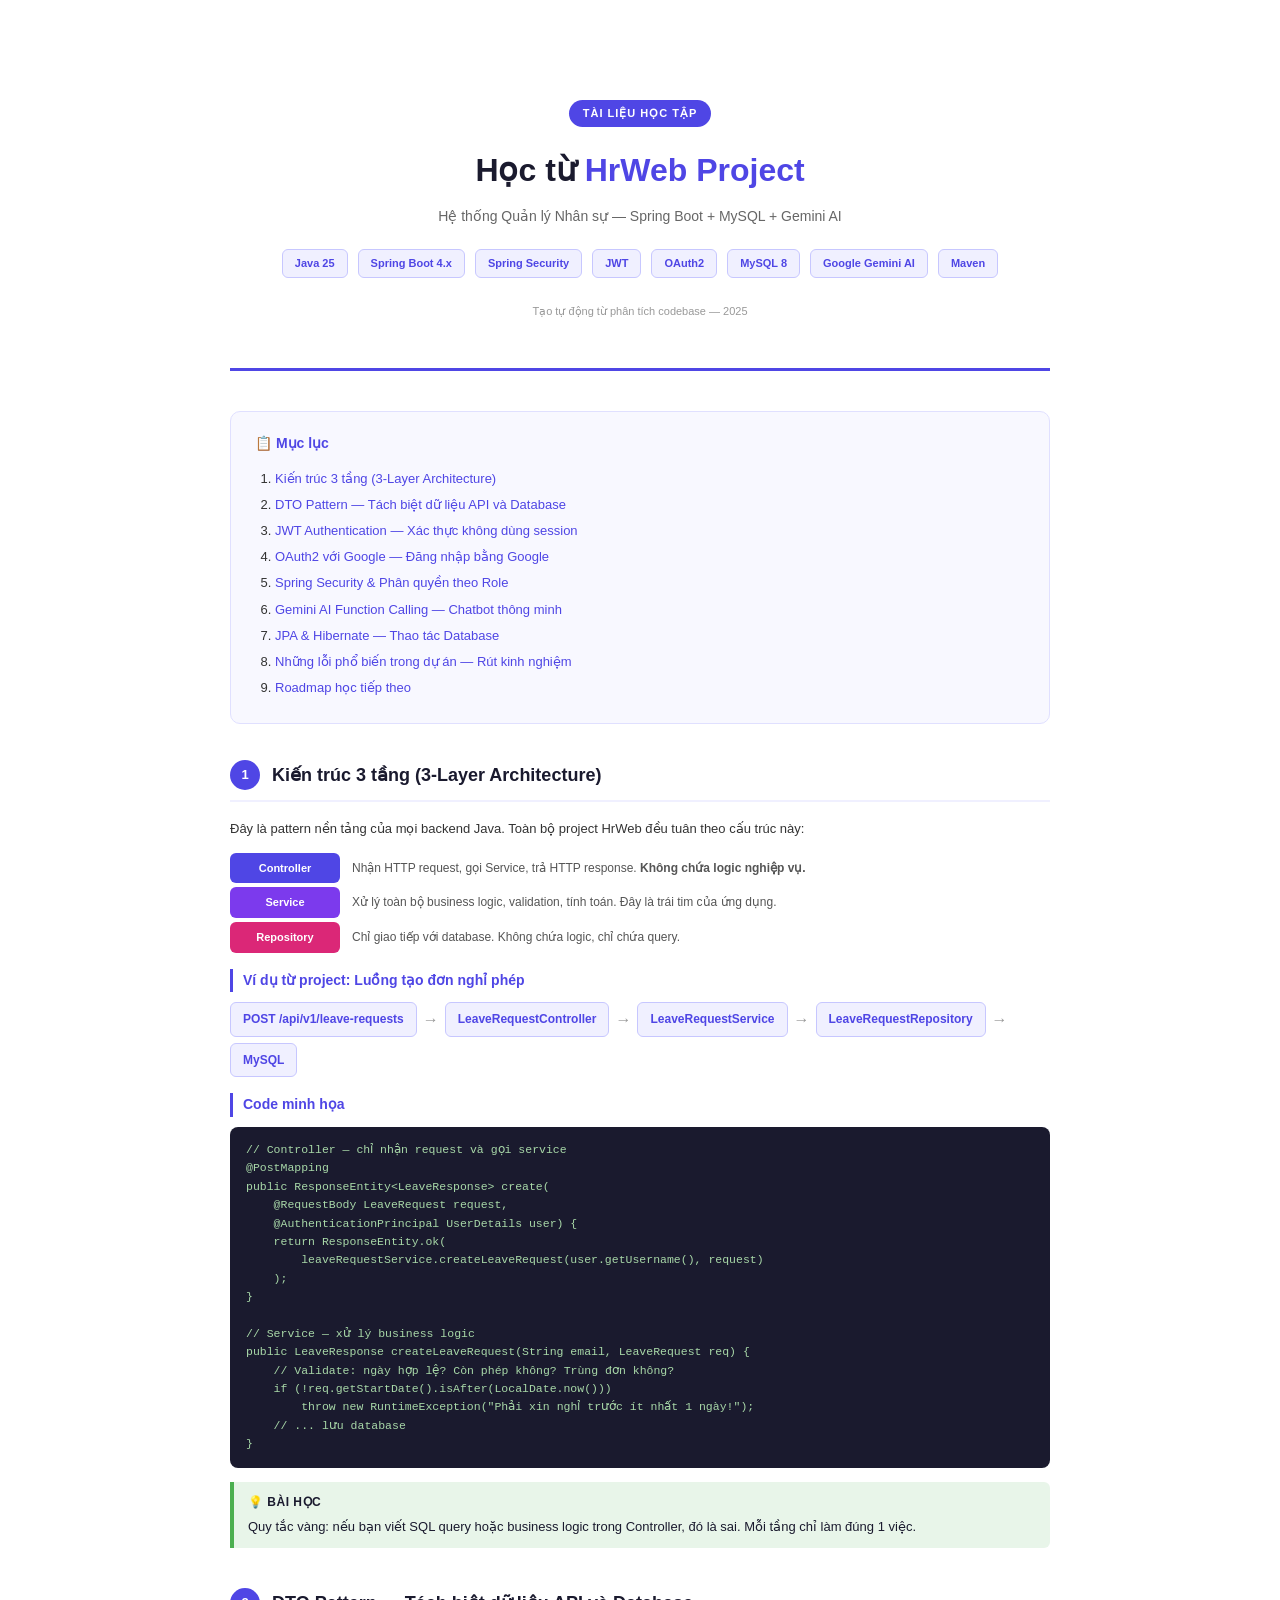
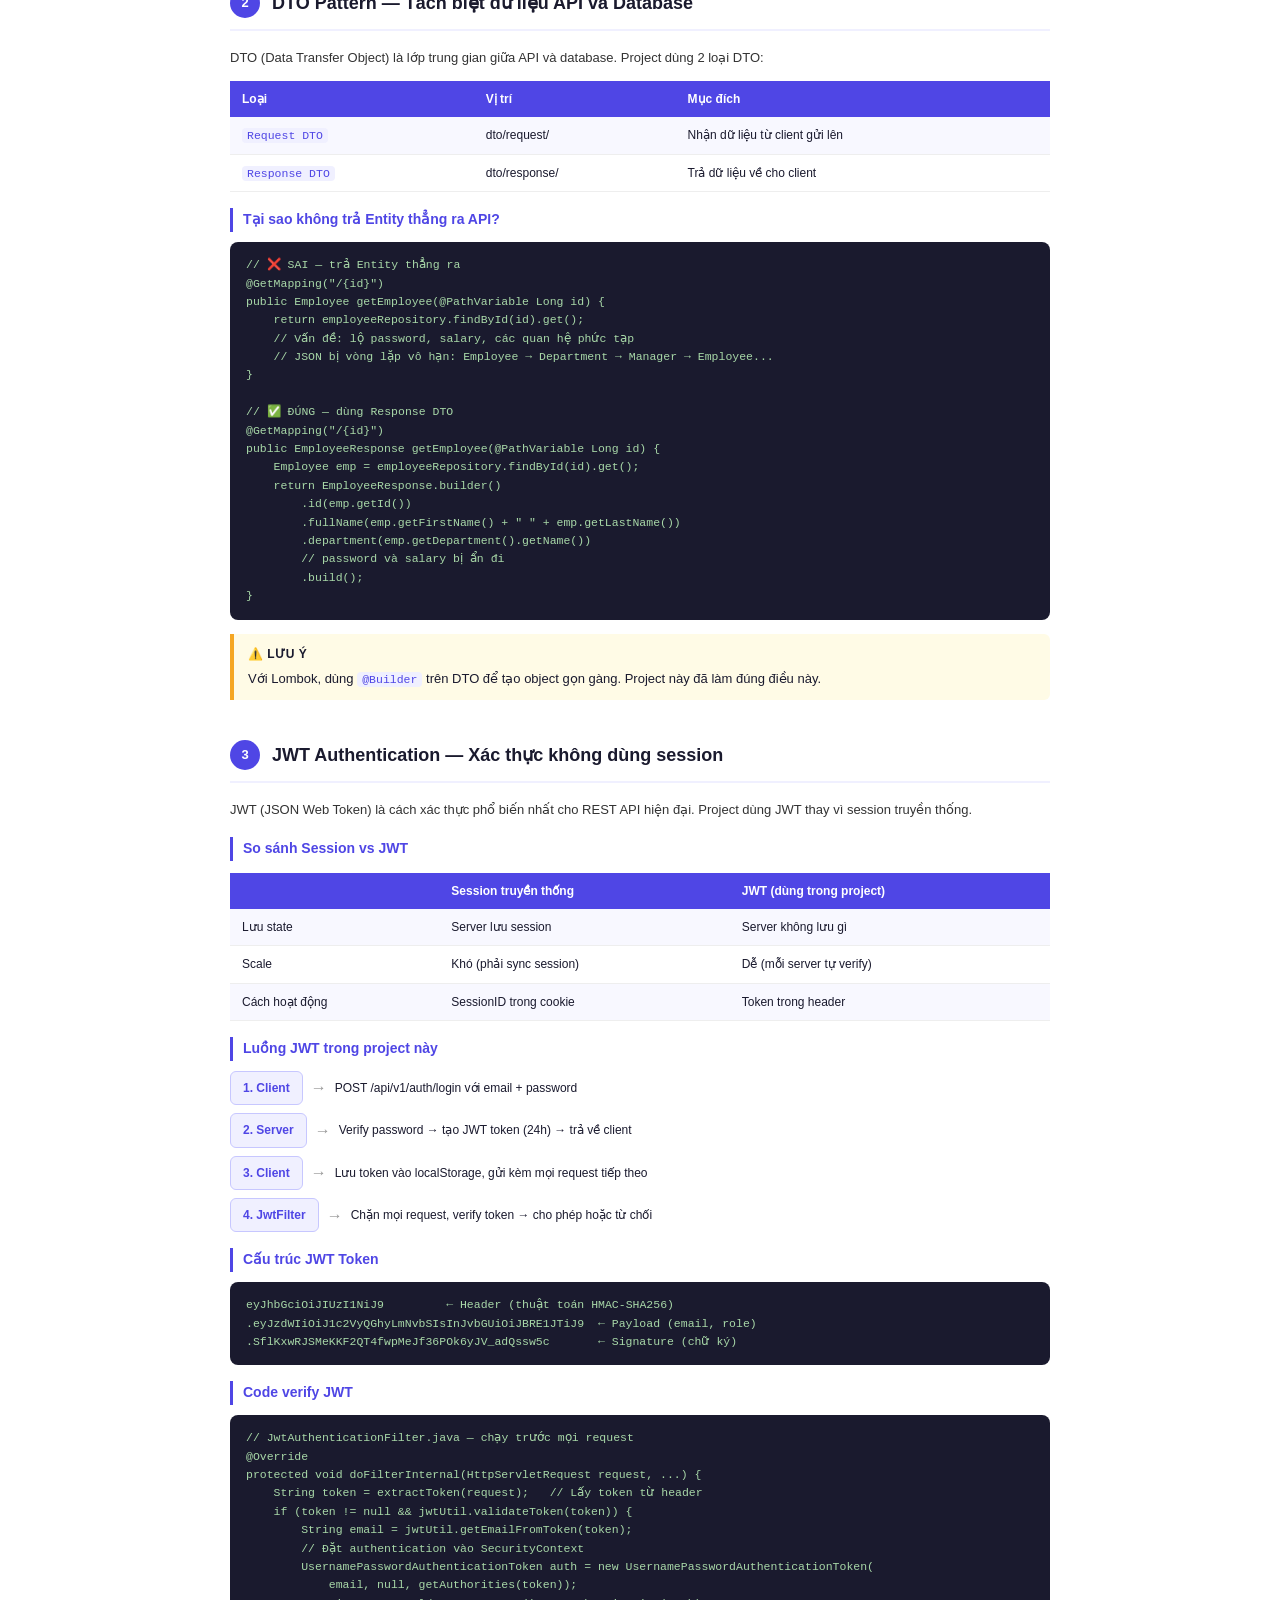
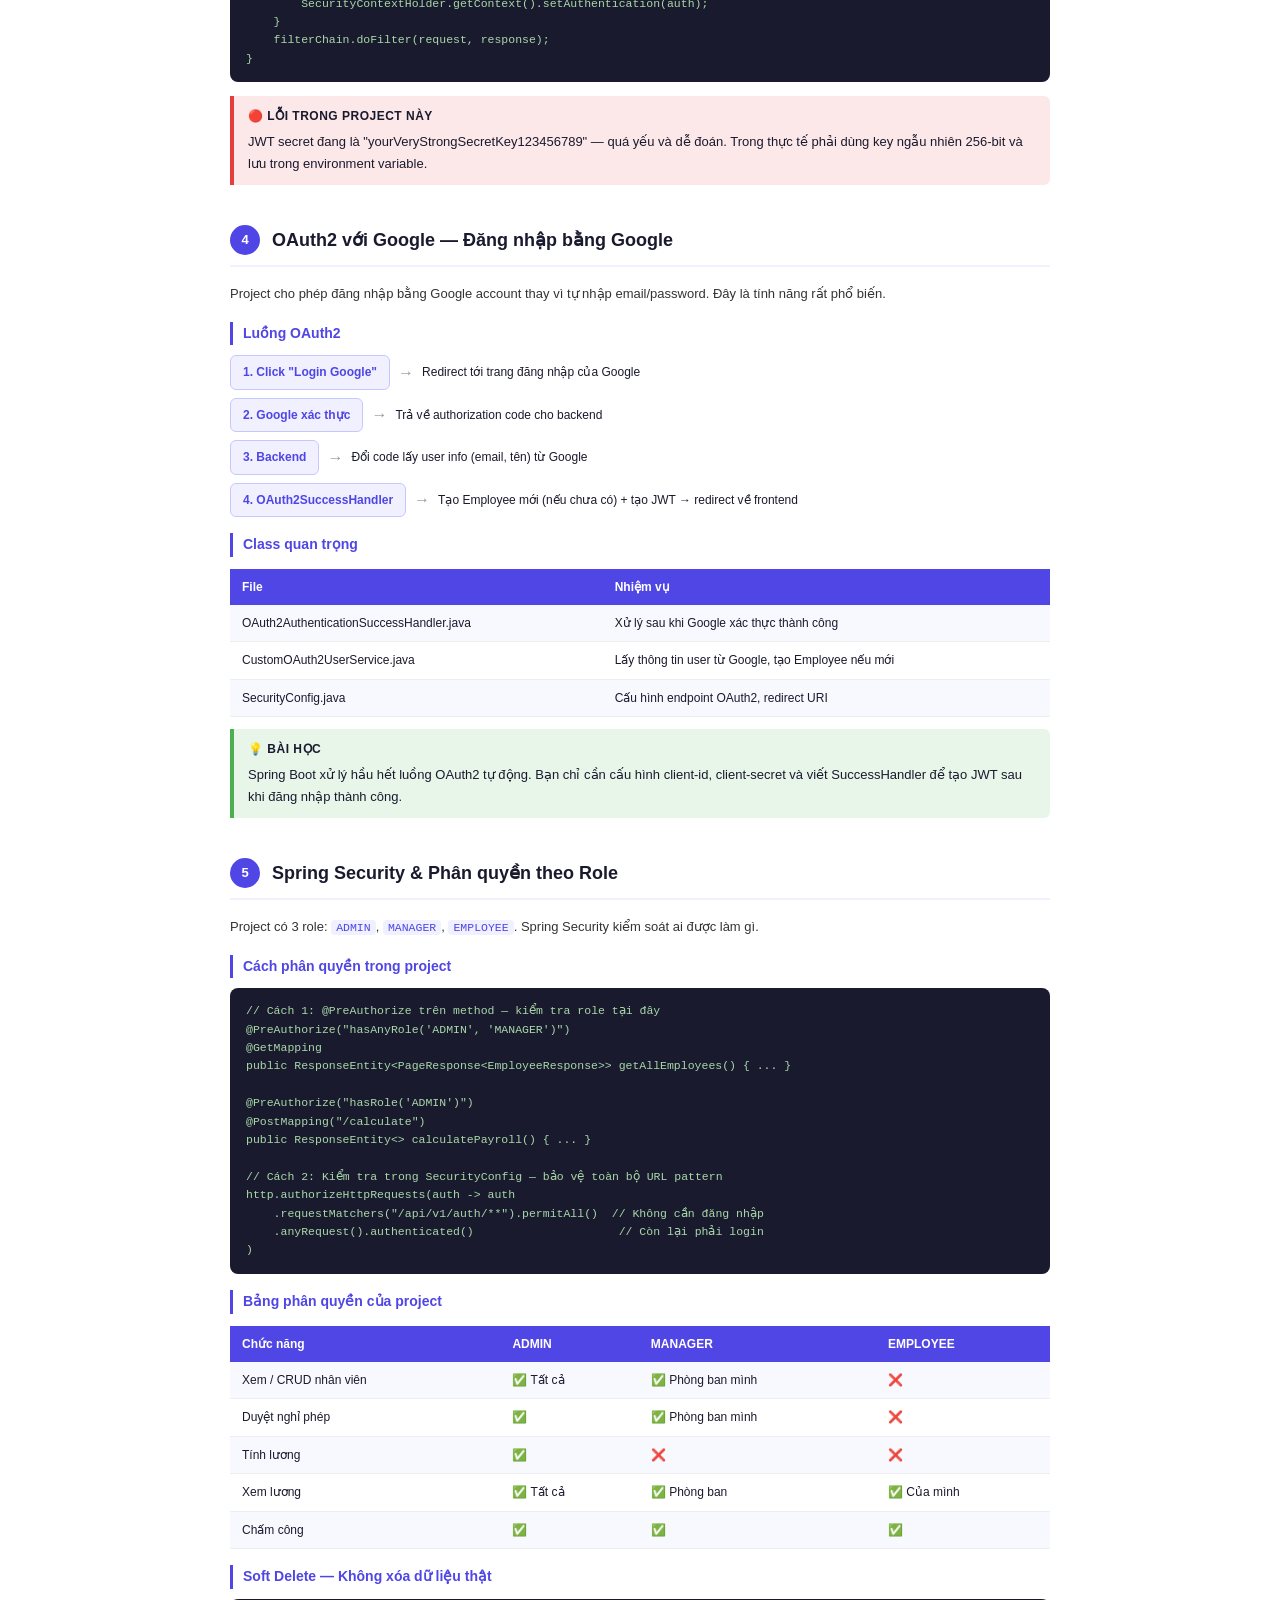
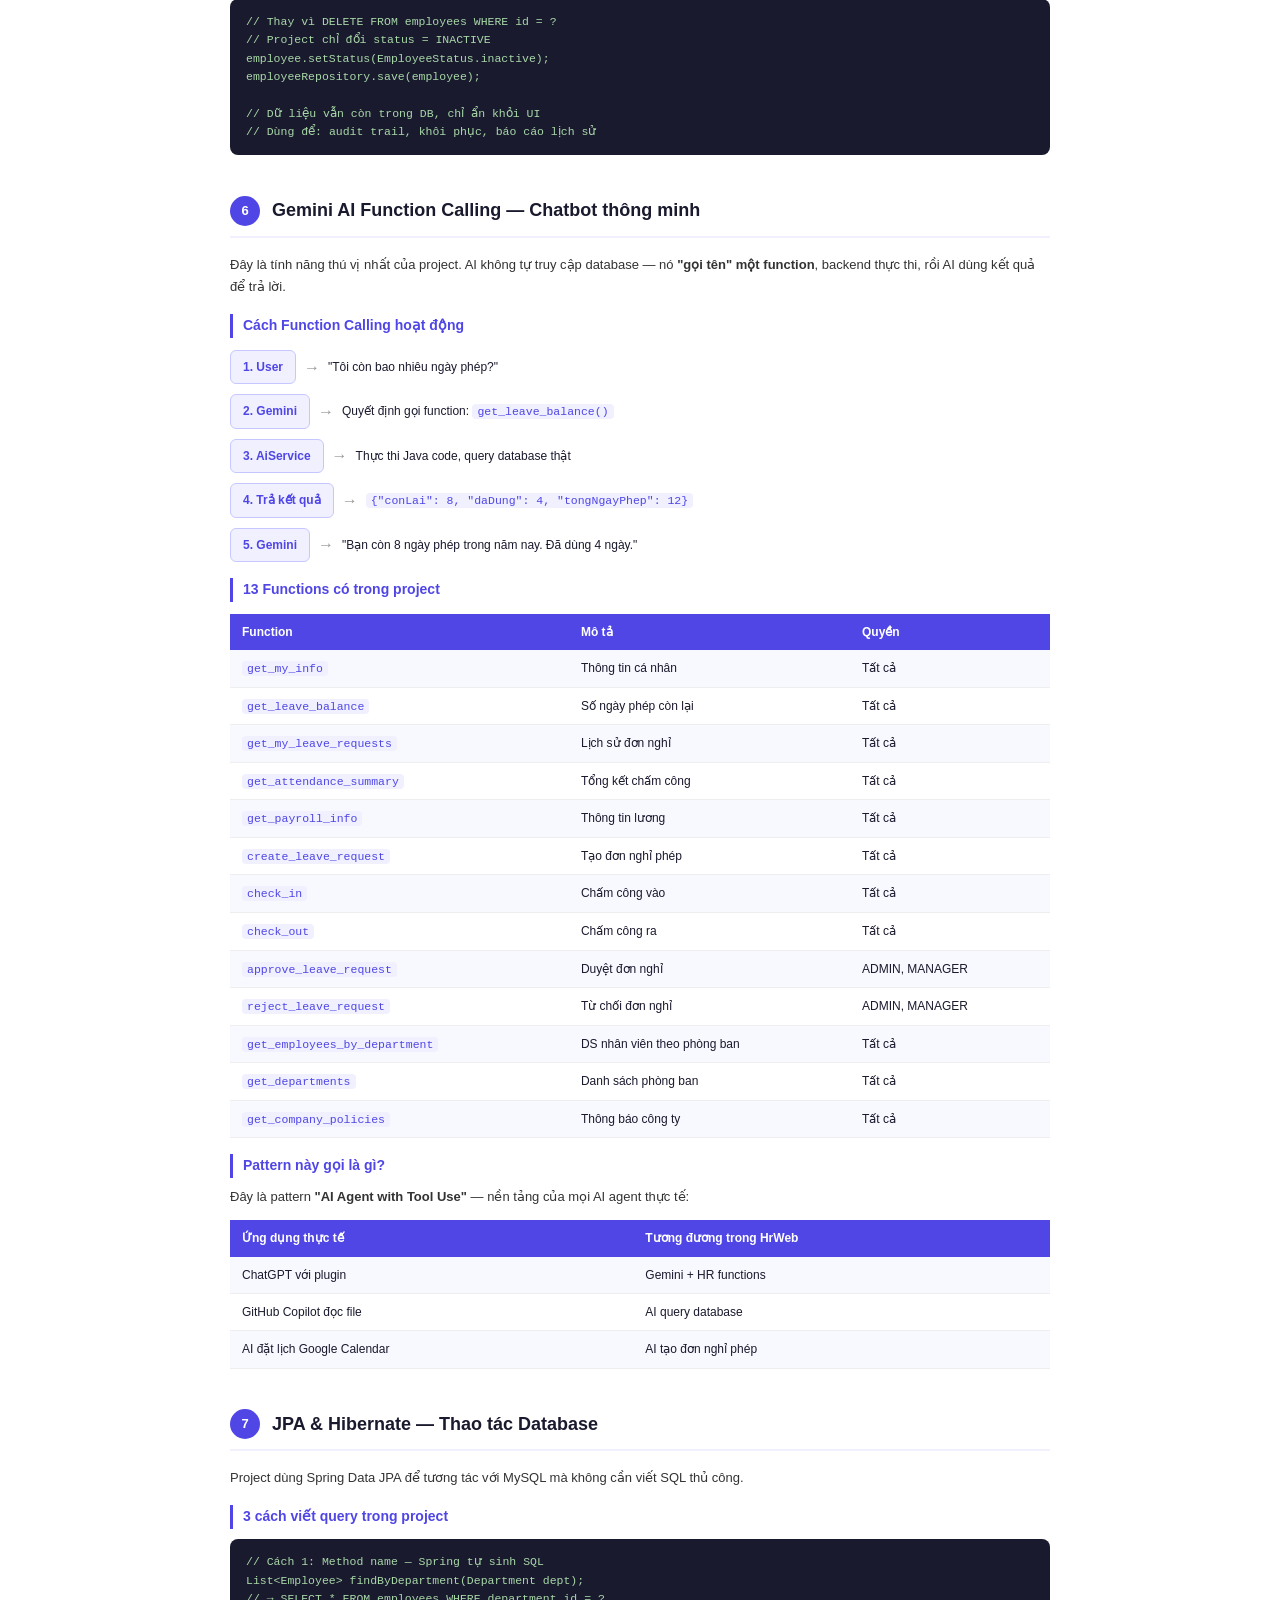
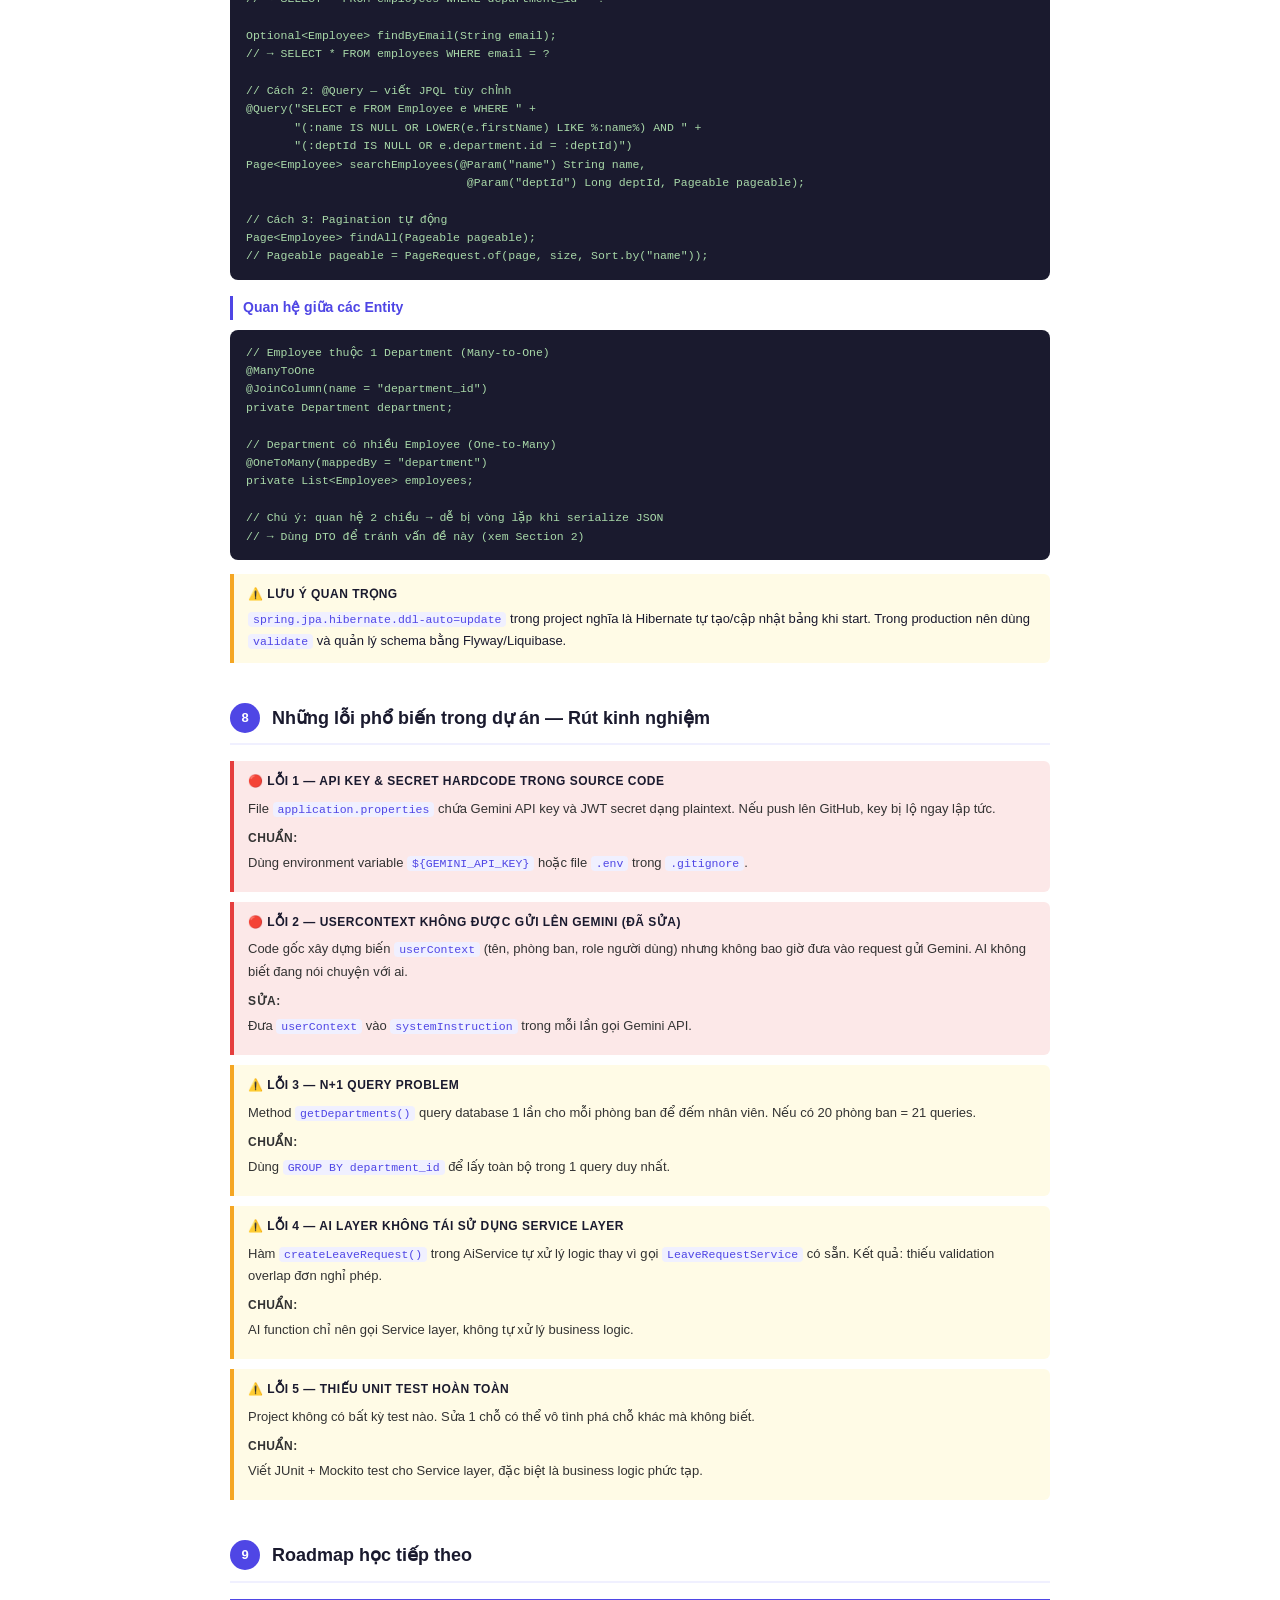
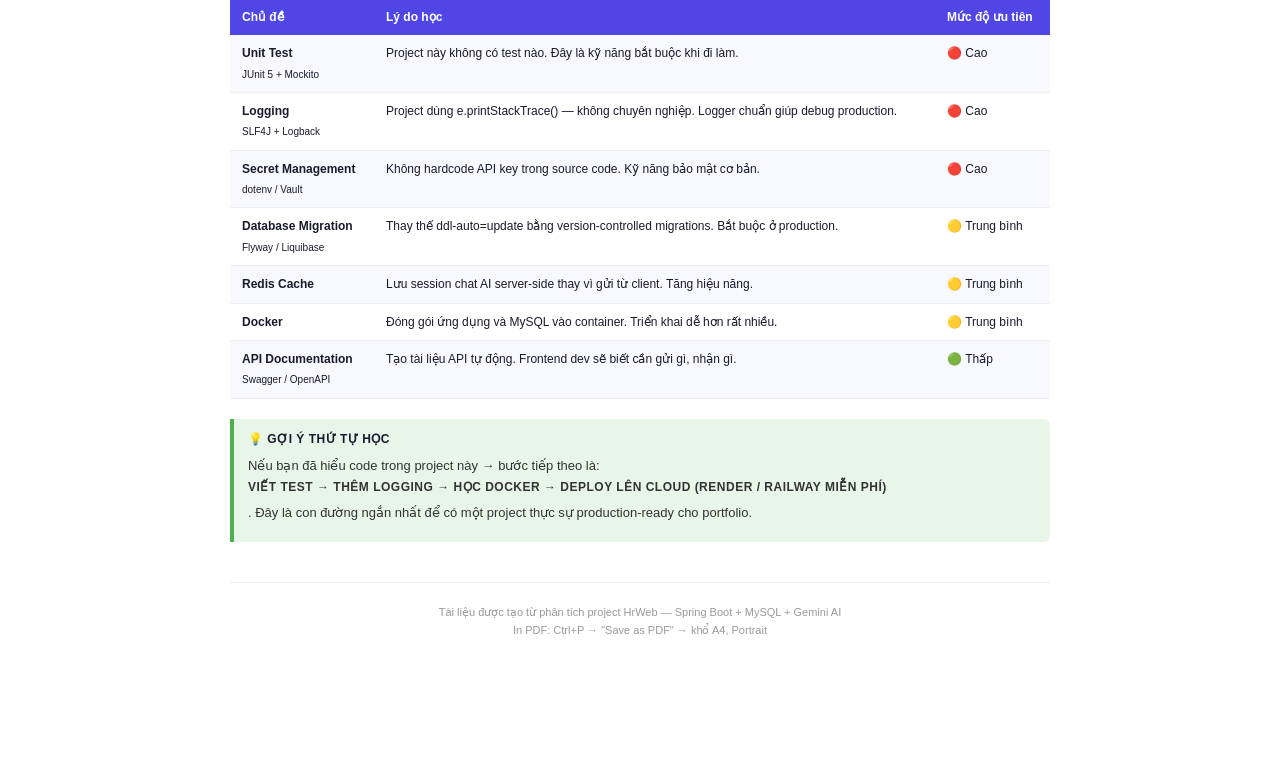
<file: HrWeb-LearningGuide.html>
<!DOCTYPE html>
<html lang="vi">
<head>
<meta charset="UTF-8">
<meta name="viewport" content="width=device-width, initial-scale=1.0">
<title>Hướng dẫn học – HrWeb Project</title>
<style>
  * { margin: 0; padding: 0; box-sizing: border-box; }
  body {
    font-family: 'Segoe UI', Arial, sans-serif;
    font-size: 13px;
    line-height: 1.7;
    color: #1a1a2e;
    background: #fff;
    padding: 40px;
    max-width: 900px;
    margin: 0 auto;
  }

  /* Cover */
  .cover {
    text-align: center;
    padding: 60px 0 40px;
    border-bottom: 3px solid #4f46e5;
    margin-bottom: 40px;
  }
  .cover .badge {
    display: inline-block;
    background: #4f46e5;
    color: white;
    padding: 4px 14px;
    border-radius: 20px;
    font-size: 11px;
    font-weight: 600;
    letter-spacing: 1px;
    text-transform: uppercase;
    margin-bottom: 16px;
  }
  .cover h1 {
    font-size: 32px;
    font-weight: 800;
    color: #1a1a2e;
    margin-bottom: 8px;
  }
  .cover h1 span { color: #4f46e5; }
  .cover p {
    color: #666;
    font-size: 14px;
    margin-top: 8px;
  }
  .cover .stack {
    display: flex;
    justify-content: center;
    gap: 10px;
    flex-wrap: wrap;
    margin-top: 20px;
  }
  .cover .stack span {
    background: #f0f0ff;
    border: 1px solid #c7c7ff;
    color: #4f46e5;
    padding: 4px 12px;
    border-radius: 6px;
    font-size: 11px;
    font-weight: 600;
  }

  /* TOC */
  .toc {
    background: #f8f8ff;
    border: 1px solid #e0e0ff;
    border-radius: 10px;
    padding: 20px 24px;
    margin-bottom: 36px;
  }
  .toc h2 { font-size: 14px; color: #4f46e5; margin-bottom: 12px; }
  .toc ol { padding-left: 20px; }
  .toc li { margin: 4px 0; color: #333; }
  .toc li a { color: #4f46e5; text-decoration: none; }

  /* Sections */
  .section {
    margin-bottom: 40px;
    page-break-inside: avoid;
  }
  .section-header {
    display: flex;
    align-items: center;
    gap: 12px;
    margin-bottom: 16px;
    padding-bottom: 10px;
    border-bottom: 2px solid #f0f0ff;
  }
  .section-num {
    background: #4f46e5;
    color: white;
    width: 30px;
    height: 30px;
    border-radius: 50%;
    display: flex;
    align-items: center;
    justify-content: center;
    font-weight: 700;
    font-size: 13px;
    flex-shrink: 0;
  }
  .section-header h2 {
    font-size: 18px;
    color: #1a1a2e;
  }

  /* Subsections */
  h3 {
    font-size: 14px;
    color: #4f46e5;
    margin: 16px 0 8px;
    padding-left: 10px;
    border-left: 3px solid #4f46e5;
  }

  p { margin-bottom: 8px; color: #333; }

  /* Code blocks */
  pre {
    background: #1a1a2e;
    color: #a8d8a8;
    padding: 14px 16px;
    border-radius: 8px;
    overflow-x: auto;
    margin: 10px 0 14px;
    font-family: 'Consolas', 'Courier New', monospace;
    font-size: 11.5px;
    line-height: 1.6;
  }
  code {
    background: #f0f0ff;
    color: #4f46e5;
    padding: 1px 5px;
    border-radius: 4px;
    font-family: 'Consolas', monospace;
    font-size: 11.5px;
  }
  pre code { background: none; color: inherit; padding: 0; }

  /* Tables */
  table {
    width: 100%;
    border-collapse: collapse;
    margin: 12px 0;
    font-size: 12px;
  }
  th {
    background: #4f46e5;
    color: white;
    padding: 8px 12px;
    text-align: left;
    font-weight: 600;
  }
  td {
    padding: 8px 12px;
    border-bottom: 1px solid #eee;
    vertical-align: top;
  }
  tr:nth-child(even) td { background: #f8f8ff; }

  /* Callout boxes */
  .note {
    background: #fffbe6;
    border-left: 4px solid #f5a623;
    padding: 10px 14px;
    border-radius: 0 6px 6px 0;
    margin: 10px 0;
  }
  .tip {
    background: #e8f5e9;
    border-left: 4px solid #4caf50;
    padding: 10px 14px;
    border-radius: 0 6px 6px 0;
    margin: 10px 0;
  }
  .danger {
    background: #fce8e8;
    border-left: 4px solid #e53e3e;
    padding: 10px 14px;
    border-radius: 0 6px 6px 0;
    margin: 10px 0;
  }
  .note strong, .tip strong, .danger strong {
    display: block;
    margin-bottom: 4px;
    font-size: 12px;
    text-transform: uppercase;
    letter-spacing: 0.5px;
  }

  /* Flow diagram */
  .flow {
    display: flex;
    align-items: center;
    gap: 6px;
    flex-wrap: wrap;
    margin: 10px 0;
    font-size: 12px;
  }
  .flow-box {
    background: #f0f0ff;
    border: 1px solid #c7c7ff;
    color: #4f46e5;
    padding: 6px 12px;
    border-radius: 6px;
    font-weight: 600;
    white-space: nowrap;
  }
  .flow-arrow { color: #999; font-size: 16px; }

  /* Layer diagram */
  .layers { margin: 12px 0; }
  .layer {
    display: flex;
    align-items: center;
    margin-bottom: 4px;
    gap: 12px;
  }
  .layer-name {
    width: 110px;
    font-weight: 700;
    font-size: 11px;
    color: white;
    padding: 6px 10px;
    border-radius: 6px;
    text-align: center;
    flex-shrink: 0;
  }
  .layer-desc { font-size: 12px; color: #555; }
  .l1 { background: #4f46e5; }
  .l2 { background: #7c3aed; }
  .l3 { background: #db2777; }

  /* Print */
  @media print {
    body { padding: 20px; font-size: 12px; }
    .cover { page-break-after: always; }
    .section { page-break-inside: avoid; }
    h3 { page-break-after: avoid; }
  }
</style>
</head>
<body>

<!-- COVER -->
<div class="cover">
  <div class="badge">Tài liệu học tập</div>
  <h1>Học từ <span>HrWeb Project</span></h1>
  <p>Hệ thống Quản lý Nhân sự — Spring Boot + MySQL + Gemini AI</p>
  <div class="stack">
    <span>Java 25</span>
    <span>Spring Boot 4.x</span>
    <span>Spring Security</span>
    <span>JWT</span>
    <span>OAuth2</span>
    <span>MySQL 8</span>
    <span>Google Gemini AI</span>
    <span>Maven</span>
  </div>
  <p style="margin-top:24px; color:#999; font-size:11px;">Tạo tự động từ phân tích codebase — 2025</p>
</div>

<!-- TABLE OF CONTENTS -->
<div class="toc">
  <h2>📋 Mục lục</h2>
  <ol>
    <li><a href="#s1">Kiến trúc 3 tầng (3-Layer Architecture)</a></li>
    <li><a href="#s2">DTO Pattern — Tách biệt dữ liệu API và Database</a></li>
    <li><a href="#s3">JWT Authentication — Xác thực không dùng session</a></li>
    <li><a href="#s4">OAuth2 với Google — Đăng nhập bằng Google</a></li>
    <li><a href="#s5">Spring Security &amp; Phân quyền theo Role</a></li>
    <li><a href="#s6">Gemini AI Function Calling — Chatbot thông minh</a></li>
    <li><a href="#s7">JPA &amp; Hibernate — Thao tác Database</a></li>
    <li><a href="#s8">Những lỗi phổ biến trong dự án — Rút kinh nghiệm</a></li>
    <li><a href="#s9">Roadmap học tiếp theo</a></li>
  </ol>
</div>

<!-- SECTION 1 -->
<div class="section" id="s1">
  <div class="section-header">
    <div class="section-num">1</div>
    <h2>Kiến trúc 3 tầng (3-Layer Architecture)</h2>
  </div>

  <p>Đây là pattern nền tảng của mọi backend Java. Toàn bộ project HrWeb đều tuân theo cấu trúc này:</p>

  <div class="layers">
    <div class="layer">
      <div class="layer-name l1">Controller</div>
      <div class="layer-desc">Nhận HTTP request, gọi Service, trả HTTP response. <strong>Không chứa logic nghiệp vụ.</strong></div>
    </div>
    <div class="layer">
      <div class="layer-name l2">Service</div>
      <div class="layer-desc">Xử lý toàn bộ business logic, validation, tính toán. Đây là trái tim của ứng dụng.</div>
    </div>
    <div class="layer">
      <div class="layer-name l3">Repository</div>
      <div class="layer-desc">Chỉ giao tiếp với database. Không chứa logic, chỉ chứa query.</div>
    </div>
  </div>

  <h3>Ví dụ từ project: Luồng tạo đơn nghỉ phép</h3>
  <div class="flow">
    <div class="flow-box">POST /api/v1/leave-requests</div>
    <span class="flow-arrow">→</span>
    <div class="flow-box">LeaveRequestController</div>
    <span class="flow-arrow">→</span>
    <div class="flow-box">LeaveRequestService</div>
    <span class="flow-arrow">→</span>
    <div class="flow-box">LeaveRequestRepository</div>
    <span class="flow-arrow">→</span>
    <div class="flow-box">MySQL</div>
  </div>

  <h3>Code minh họa</h3>
<pre><code>// Controller — chỉ nhận request và gọi service
@PostMapping
public ResponseEntity&lt;LeaveResponse&gt; create(
    @RequestBody LeaveRequest request,
    @AuthenticationPrincipal UserDetails user) {
    return ResponseEntity.ok(
        leaveRequestService.createLeaveRequest(user.getUsername(), request)
    );
}

// Service — xử lý business logic
public LeaveResponse createLeaveRequest(String email, LeaveRequest req) {
    // Validate: ngày hợp lệ? Còn phép không? Trùng đơn không?
    if (!req.getStartDate().isAfter(LocalDate.now()))
        throw new RuntimeException("Phải xin nghỉ trước ít nhất 1 ngày!");
    // ... lưu database
}
</code></pre>

  <div class="tip">
    <strong>💡 Bài học</strong>
    Quy tắc vàng: nếu bạn viết SQL query hoặc business logic trong Controller, đó là sai. Mỗi tầng chỉ làm đúng 1 việc.
  </div>
</div>

<!-- SECTION 2 -->
<div class="section" id="s2">
  <div class="section-header">
    <div class="section-num">2</div>
    <h2>DTO Pattern — Tách biệt dữ liệu API và Database</h2>
  </div>

  <p>DTO (Data Transfer Object) là lớp trung gian giữa API và database. Project dùng 2 loại DTO:</p>

  <table>
    <tr><th>Loại</th><th>Vị trí</th><th>Mục đích</th></tr>
    <tr><td><code>Request DTO</code></td><td>dto/request/</td><td>Nhận dữ liệu từ client gửi lên</td></tr>
    <tr><td><code>Response DTO</code></td><td>dto/response/</td><td>Trả dữ liệu về cho client</td></tr>
  </table>

  <h3>Tại sao không trả Entity thẳng ra API?</h3>
<pre><code>// ❌ SAI — trả Entity thẳng ra
@GetMapping("/{id}")
public Employee getEmployee(@PathVariable Long id) {
    return employeeRepository.findById(id).get();
    // Vấn đề: lộ password, salary, các quan hệ phức tạp
    // JSON bị vòng lặp vô hạn: Employee → Department → Manager → Employee...
}

// ✅ ĐÚNG — dùng Response DTO
@GetMapping("/{id}")
public EmployeeResponse getEmployee(@PathVariable Long id) {
    Employee emp = employeeRepository.findById(id).get();
    return EmployeeResponse.builder()
        .id(emp.getId())
        .fullName(emp.getFirstName() + " " + emp.getLastName())
        .department(emp.getDepartment().getName())
        // password và salary bị ẩn đi
        .build();
}
</code></pre>

  <div class="note">
    <strong>⚠️ Lưu ý</strong>
    Với Lombok, dùng <code>@Builder</code> trên DTO để tạo object gọn gàng. Project này đã làm đúng điều này.
  </div>
</div>

<!-- SECTION 3 -->
<div class="section" id="s3">
  <div class="section-header">
    <div class="section-num">3</div>
    <h2>JWT Authentication — Xác thực không dùng session</h2>
  </div>

  <p>JWT (JSON Web Token) là cách xác thực phổ biến nhất cho REST API hiện đại. Project dùng JWT thay vì session truyền thống.</p>

  <h3>So sánh Session vs JWT</h3>
  <table>
    <tr><th></th><th>Session truyền thống</th><th>JWT (dùng trong project)</th></tr>
    <tr><td>Lưu state</td><td>Server lưu session</td><td>Server không lưu gì</td></tr>
    <tr><td>Scale</td><td>Khó (phải sync session)</td><td>Dễ (mỗi server tự verify)</td></tr>
    <tr><td>Cách hoạt động</td><td>SessionID trong cookie</td><td>Token trong header</td></tr>
  </table>

  <h3>Luồng JWT trong project này</h3>
  <div class="flow" style="flex-direction: column; align-items: flex-start; gap:8px;">
    <div style="display:flex; align-items:center; gap:8px;">
      <div class="flow-box">1. Client</div>
      <span class="flow-arrow">→</span>
      <span style="font-size:12px">POST /api/v1/auth/login với email + password</span>
    </div>
    <div style="display:flex; align-items:center; gap:8px;">
      <div class="flow-box">2. Server</div>
      <span class="flow-arrow">→</span>
      <span style="font-size:12px">Verify password → tạo JWT token (24h) → trả về client</span>
    </div>
    <div style="display:flex; align-items:center; gap:8px;">
      <div class="flow-box">3. Client</div>
      <span class="flow-arrow">→</span>
      <span style="font-size:12px">Lưu token vào localStorage, gửi kèm mọi request tiếp theo</span>
    </div>
    <div style="display:flex; align-items:center; gap:8px;">
      <div class="flow-box">4. JwtFilter</div>
      <span class="flow-arrow">→</span>
      <span style="font-size:12px">Chặn mọi request, verify token → cho phép hoặc từ chối</span>
    </div>
  </div>

  <h3>Cấu trúc JWT Token</h3>
<pre><code>eyJhbGciOiJIUzI1NiJ9         ← Header (thuật toán HMAC-SHA256)
.eyJzdWIiOiJ1c2VyQGhyLmNvbSIsInJvbGUiOiJBRE1JTiJ9  ← Payload (email, role)
.SflKxwRJSMeKKF2QT4fwpMeJf36POk6yJV_adQssw5c       ← Signature (chữ ký)
</code></pre>

  <h3>Code verify JWT</h3>
<pre><code>// JwtAuthenticationFilter.java — chạy trước mọi request
@Override
protected void doFilterInternal(HttpServletRequest request, ...) {
    String token = extractToken(request);   // Lấy token từ header
    if (token != null && jwtUtil.validateToken(token)) {
        String email = jwtUtil.getEmailFromToken(token);
        // Đặt authentication vào SecurityContext
        UsernamePasswordAuthenticationToken auth = new UsernamePasswordAuthenticationToken(
            email, null, getAuthorities(token));
        SecurityContextHolder.getContext().setAuthentication(auth);
    }
    filterChain.doFilter(request, response);
}
</code></pre>

  <div class="danger">
    <strong>🔴 Lỗi trong project này</strong>
    JWT secret đang là "yourVeryStrongSecretKey123456789" — quá yếu và dễ đoán. Trong thực tế phải dùng key ngẫu nhiên 256-bit và lưu trong environment variable.
  </div>
</div>

<!-- SECTION 4 -->
<div class="section" id="s4">
  <div class="section-header">
    <div class="section-num">4</div>
    <h2>OAuth2 với Google — Đăng nhập bằng Google</h2>
  </div>

  <p>Project cho phép đăng nhập bằng Google account thay vì tự nhập email/password. Đây là tính năng rất phổ biến.</p>

  <h3>Luồng OAuth2</h3>
  <div class="flow" style="flex-direction:column; align-items:flex-start; gap:8px;">
    <div style="display:flex; align-items:center; gap:8px;">
      <div class="flow-box">1. Click "Login Google"</div>
      <span class="flow-arrow">→</span>
      <span style="font-size:12px">Redirect tới trang đăng nhập của Google</span>
    </div>
    <div style="display:flex; align-items:center; gap:8px;">
      <div class="flow-box">2. Google xác thực</div>
      <span class="flow-arrow">→</span>
      <span style="font-size:12px">Trả về authorization code cho backend</span>
    </div>
    <div style="display:flex; align-items:center; gap:8px;">
      <div class="flow-box">3. Backend</div>
      <span class="flow-arrow">→</span>
      <span style="font-size:12px">Đổi code lấy user info (email, tên) từ Google</span>
    </div>
    <div style="display:flex; align-items:center; gap:8px;">
      <div class="flow-box">4. OAuth2SuccessHandler</div>
      <span class="flow-arrow">→</span>
      <span style="font-size:12px">Tạo Employee mới (nếu chưa có) + tạo JWT → redirect về frontend</span>
    </div>
  </div>

  <h3>Class quan trọng</h3>
  <table>
    <tr><th>File</th><th>Nhiệm vụ</th></tr>
    <tr><td>OAuth2AuthenticationSuccessHandler.java</td><td>Xử lý sau khi Google xác thực thành công</td></tr>
    <tr><td>CustomOAuth2UserService.java</td><td>Lấy thông tin user từ Google, tạo Employee nếu mới</td></tr>
    <tr><td>SecurityConfig.java</td><td>Cấu hình endpoint OAuth2, redirect URI</td></tr>
  </table>

  <div class="tip">
    <strong>💡 Bài học</strong>
    Spring Boot xử lý hầu hết luồng OAuth2 tự động. Bạn chỉ cần cấu hình client-id, client-secret và viết SuccessHandler để tạo JWT sau khi đăng nhập thành công.
  </div>
</div>

<!-- SECTION 5 -->
<div class="section" id="s5">
  <div class="section-header">
    <div class="section-num">5</div>
    <h2>Spring Security &amp; Phân quyền theo Role</h2>
  </div>

  <p>Project có 3 role: <code>ADMIN</code>, <code>MANAGER</code>, <code>EMPLOYEE</code>. Spring Security kiểm soát ai được làm gì.</p>

  <h3>Cách phân quyền trong project</h3>
<pre><code>// Cách 1: @PreAuthorize trên method — kiểm tra role tại đây
@PreAuthorize("hasAnyRole('ADMIN', 'MANAGER')")
@GetMapping
public ResponseEntity&lt;PageResponse&lt;EmployeeResponse&gt;&gt; getAllEmployees() { ... }

@PreAuthorize("hasRole('ADMIN')")
@PostMapping("/calculate")
public ResponseEntity&lt;&gt; calculatePayroll() { ... }

// Cách 2: Kiểm tra trong SecurityConfig — bảo vệ toàn bộ URL pattern
http.authorizeHttpRequests(auth -> auth
    .requestMatchers("/api/v1/auth/**").permitAll()  // Không cần đăng nhập
    .anyRequest().authenticated()                     // Còn lại phải login
)
</code></pre>

  <h3>Bảng phân quyền của project</h3>
  <table>
    <tr><th>Chức năng</th><th>ADMIN</th><th>MANAGER</th><th>EMPLOYEE</th></tr>
    <tr><td>Xem / CRUD nhân viên</td><td>✅ Tất cả</td><td>✅ Phòng ban mình</td><td>❌</td></tr>
    <tr><td>Duyệt nghỉ phép</td><td>✅</td><td>✅ Phòng ban mình</td><td>❌</td></tr>
    <tr><td>Tính lương</td><td>✅</td><td>❌</td><td>❌</td></tr>
    <tr><td>Xem lương</td><td>✅ Tất cả</td><td>✅ Phòng ban</td><td>✅ Của mình</td></tr>
    <tr><td>Chấm công</td><td>✅</td><td>✅</td><td>✅</td></tr>
  </table>

  <h3>Soft Delete — Không xóa dữ liệu thật</h3>
<pre><code>// Thay vì DELETE FROM employees WHERE id = ?
// Project chỉ đổi status = INACTIVE
employee.setStatus(EmployeeStatus.inactive);
employeeRepository.save(employee);

// Dữ liệu vẫn còn trong DB, chỉ ẩn khỏi UI
// Dùng để: audit trail, khôi phục, báo cáo lịch sử
</code></pre>
</div>

<!-- SECTION 6 -->
<div class="section" id="s6">
  <div class="section-header">
    <div class="section-num">6</div>
    <h2>Gemini AI Function Calling — Chatbot thông minh</h2>
  </div>

  <p>Đây là tính năng thú vị nhất của project. AI không tự truy cập database — nó <strong>"gọi tên" một function</strong>, backend thực thi, rồi AI dùng kết quả để trả lời.</p>

  <h3>Cách Function Calling hoạt động</h3>
  <div class="flow" style="flex-direction:column; align-items:flex-start; gap:10px; margin:12px 0;">
    <div style="display:flex; align-items:center; gap:8px;">
      <div class="flow-box">1. User</div>
      <span class="flow-arrow">→</span>
      <span style="font-size:12px">"Tôi còn bao nhiêu ngày phép?"</span>
    </div>
    <div style="display:flex; align-items:center; gap:8px;">
      <div class="flow-box">2. Gemini</div>
      <span class="flow-arrow">→</span>
      <span style="font-size:12px">Quyết định gọi function: <code>get_leave_balance()</code></span>
    </div>
    <div style="display:flex; align-items:center; gap:8px;">
      <div class="flow-box">3. AiService</div>
      <span class="flow-arrow">→</span>
      <span style="font-size:12px">Thực thi Java code, query database thật</span>
    </div>
    <div style="display:flex; align-items:center; gap:8px;">
      <div class="flow-box">4. Trả kết quả</div>
      <span class="flow-arrow">→</span>
      <span style="font-size:12px"><code>{"conLai": 8, "daDung": 4, "tongNgayPhep": 12}</code></span>
    </div>
    <div style="display:flex; align-items:center; gap:8px;">
      <div class="flow-box">5. Gemini</div>
      <span class="flow-arrow">→</span>
      <span style="font-size:12px">"Bạn còn 8 ngày phép trong năm nay. Đã dùng 4 ngày."</span>
    </div>
  </div>

  <h3>13 Functions có trong project</h3>
  <table>
    <tr><th>Function</th><th>Mô tả</th><th>Quyền</th></tr>
    <tr><td><code>get_my_info</code></td><td>Thông tin cá nhân</td><td>Tất cả</td></tr>
    <tr><td><code>get_leave_balance</code></td><td>Số ngày phép còn lại</td><td>Tất cả</td></tr>
    <tr><td><code>get_my_leave_requests</code></td><td>Lịch sử đơn nghỉ</td><td>Tất cả</td></tr>
    <tr><td><code>get_attendance_summary</code></td><td>Tổng kết chấm công</td><td>Tất cả</td></tr>
    <tr><td><code>get_payroll_info</code></td><td>Thông tin lương</td><td>Tất cả</td></tr>
    <tr><td><code>create_leave_request</code></td><td>Tạo đơn nghỉ phép</td><td>Tất cả</td></tr>
    <tr><td><code>check_in</code></td><td>Chấm công vào</td><td>Tất cả</td></tr>
    <tr><td><code>check_out</code></td><td>Chấm công ra</td><td>Tất cả</td></tr>
    <tr><td><code>approve_leave_request</code></td><td>Duyệt đơn nghỉ</td><td>ADMIN, MANAGER</td></tr>
    <tr><td><code>reject_leave_request</code></td><td>Từ chối đơn nghỉ</td><td>ADMIN, MANAGER</td></tr>
    <tr><td><code>get_employees_by_department</code></td><td>DS nhân viên theo phòng ban</td><td>Tất cả</td></tr>
    <tr><td><code>get_departments</code></td><td>Danh sách phòng ban</td><td>Tất cả</td></tr>
    <tr><td><code>get_company_policies</code></td><td>Thông báo công ty</td><td>Tất cả</td></tr>
  </table>

  <h3>Pattern này gọi là gì?</h3>
  <p>Đây là pattern <strong>"AI Agent with Tool Use"</strong> — nền tảng của mọi AI agent thực tế:</p>
  <table>
    <tr><th>Ứng dụng thực tế</th><th>Tương đương trong HrWeb</th></tr>
    <tr><td>ChatGPT với plugin</td><td>Gemini + HR functions</td></tr>
    <tr><td>GitHub Copilot đọc file</td><td>AI query database</td></tr>
    <tr><td>AI đặt lịch Google Calendar</td><td>AI tạo đơn nghỉ phép</td></tr>
  </table>
</div>

<!-- SECTION 7 -->
<div class="section" id="s7">
  <div class="section-header">
    <div class="section-num">7</div>
    <h2>JPA &amp; Hibernate — Thao tác Database</h2>
  </div>

  <p>Project dùng Spring Data JPA để tương tác với MySQL mà không cần viết SQL thủ công.</p>

  <h3>3 cách viết query trong project</h3>
<pre><code>// Cách 1: Method name — Spring tự sinh SQL
List&lt;Employee&gt; findByDepartment(Department dept);
// → SELECT * FROM employees WHERE department_id = ?

Optional&lt;Employee&gt; findByEmail(String email);
// → SELECT * FROM employees WHERE email = ?

// Cách 2: @Query — viết JPQL tùy chỉnh
@Query("SELECT e FROM Employee e WHERE " +
       "(:name IS NULL OR LOWER(e.firstName) LIKE %:name%) AND " +
       "(:deptId IS NULL OR e.department.id = :deptId)")
Page&lt;Employee&gt; searchEmployees(@Param("name") String name,
                                @Param("deptId") Long deptId, Pageable pageable);

// Cách 3: Pagination tự động
Page&lt;Employee&gt; findAll(Pageable pageable);
// Pageable pageable = PageRequest.of(page, size, Sort.by("name"));
</code></pre>

  <h3>Quan hệ giữa các Entity</h3>
<pre><code>// Employee thuộc 1 Department (Many-to-One)
@ManyToOne
@JoinColumn(name = "department_id")
private Department department;

// Department có nhiều Employee (One-to-Many)
@OneToMany(mappedBy = "department")
private List&lt;Employee&gt; employees;

// Chú ý: quan hệ 2 chiều → dễ bị vòng lặp khi serialize JSON
// → Dùng DTO để tránh vấn đề này (xem Section 2)
</code></pre>

  <div class="note">
    <strong>⚠️ Lưu ý quan trọng</strong>
    <code>spring.jpa.hibernate.ddl-auto=update</code> trong project nghĩa là Hibernate tự tạo/cập nhật bảng khi start. Trong production nên dùng <code>validate</code> và quản lý schema bằng Flyway/Liquibase.
  </div>
</div>

<!-- SECTION 8 -->
<div class="section" id="s8">
  <div class="section-header">
    <div class="section-num">8</div>
    <h2>Những lỗi phổ biến trong dự án — Rút kinh nghiệm</h2>
  </div>

  <div class="danger">
    <strong>🔴 Lỗi 1 — API Key &amp; Secret hardcode trong source code</strong>
    <p style="margin-top:6px;">File <code>application.properties</code> chứa Gemini API key và JWT secret dạng plaintext. Nếu push lên GitHub, key bị lộ ngay lập tức.</p>
    <p><strong>Chuẩn:</strong> Dùng environment variable <code>${GEMINI_API_KEY}</code> hoặc file <code>.env</code> trong <code>.gitignore</code>.</p>
  </div>

  <div class="danger">
    <strong>🔴 Lỗi 2 — userContext không được gửi lên Gemini (đã sửa)</strong>
    <p style="margin-top:6px;">Code gốc xây dựng biến <code>userContext</code> (tên, phòng ban, role người dùng) nhưng không bao giờ đưa vào request gửi Gemini. AI không biết đang nói chuyện với ai.</p>
    <p><strong>Sửa:</strong> Đưa <code>userContext</code> vào <code>systemInstruction</code> trong mỗi lần gọi Gemini API.</p>
  </div>

  <div class="note">
    <strong>⚠️ Lỗi 3 — N+1 Query Problem</strong>
    <p style="margin-top:6px;">Method <code>getDepartments()</code> query database 1 lần cho mỗi phòng ban để đếm nhân viên. Nếu có 20 phòng ban = 21 queries.</p>
    <p><strong>Chuẩn:</strong> Dùng <code>GROUP BY department_id</code> để lấy toàn bộ trong 1 query duy nhất.</p>
  </div>

  <div class="note">
    <strong>⚠️ Lỗi 4 — AI layer không tái sử dụng Service layer</strong>
    <p style="margin-top:6px;">Hàm <code>createLeaveRequest()</code> trong AiService tự xử lý logic thay vì gọi <code>LeaveRequestService</code> có sẵn. Kết quả: thiếu validation overlap đơn nghỉ phép.</p>
    <p><strong>Chuẩn:</strong> AI function chỉ nên gọi Service layer, không tự xử lý business logic.</p>
  </div>

  <div class="note">
    <strong>⚠️ Lỗi 5 — Thiếu Unit Test hoàn toàn</strong>
    <p style="margin-top:6px;">Project không có bất kỳ test nào. Sửa 1 chỗ có thể vô tình phá chỗ khác mà không biết.</p>
    <p><strong>Chuẩn:</strong> Viết JUnit + Mockito test cho Service layer, đặc biệt là business logic phức tạp.</p>
  </div>
</div>

<!-- SECTION 9 -->
<div class="section" id="s9">
  <div class="section-header">
    <div class="section-num">9</div>
    <h2>Roadmap học tiếp theo</h2>
  </div>

  <table>
    <tr><th>Chủ đề</th><th>Lý do học</th><th>Mức độ ưu tiên</th></tr>
    <tr>
      <td><strong>Unit Test</strong><br><small>JUnit 5 + Mockito</small></td>
      <td>Project này không có test nào. Đây là kỹ năng bắt buộc khi đi làm.</td>
      <td>🔴 Cao</td>
    </tr>
    <tr>
      <td><strong>Logging</strong><br><small>SLF4J + Logback</small></td>
      <td>Project dùng e.printStackTrace() — không chuyên nghiệp. Logger chuẩn giúp debug production.</td>
      <td>🔴 Cao</td>
    </tr>
    <tr>
      <td><strong>Secret Management</strong><br><small>dotenv / Vault</small></td>
      <td>Không hardcode API key trong source code. Kỹ năng bảo mật cơ bản.</td>
      <td>🔴 Cao</td>
    </tr>
    <tr>
      <td><strong>Database Migration</strong><br><small>Flyway / Liquibase</small></td>
      <td>Thay thế ddl-auto=update bằng version-controlled migrations. Bắt buộc ở production.</td>
      <td>🟡 Trung bình</td>
    </tr>
    <tr>
      <td><strong>Redis Cache</strong></td>
      <td>Lưu session chat AI server-side thay vì gửi từ client. Tăng hiệu năng.</td>
      <td>🟡 Trung bình</td>
    </tr>
    <tr>
      <td><strong>Docker</strong></td>
      <td>Đóng gói ứng dụng và MySQL vào container. Triển khai dễ hơn rất nhiều.</td>
      <td>🟡 Trung bình</td>
    </tr>
    <tr>
      <td><strong>API Documentation</strong><br><small>Swagger / OpenAPI</small></td>
      <td>Tạo tài liệu API tự động. Frontend dev sẽ biết cần gửi gì, nhận gì.</td>
      <td>🟢 Thấp</td>
    </tr>
  </table>

  <div class="tip" style="margin-top:20px;">
    <strong>💡 Gợi ý thứ tự học</strong>
    <p style="margin-top:6px;">Nếu bạn đã hiểu code trong project này → bước tiếp theo là: <strong>Viết test → Thêm Logging → Học Docker → Deploy lên cloud (Render / Railway miễn phí)</strong>. Đây là con đường ngắn nhất để có một project thực sự production-ready cho portfolio.</p>
  </div>
</div>

<!-- FOOTER -->
<div style="text-align:center; margin-top:40px; padding-top:20px; border-top:1px solid #eee; color:#999; font-size:11px;">
  Tài liệu được tạo từ phân tích project HrWeb — Spring Boot + MySQL + Gemini AI
  <br>In PDF: Ctrl+P → "Save as PDF" → khổ A4, Portrait
</div>

</body>
</html>
</file>
